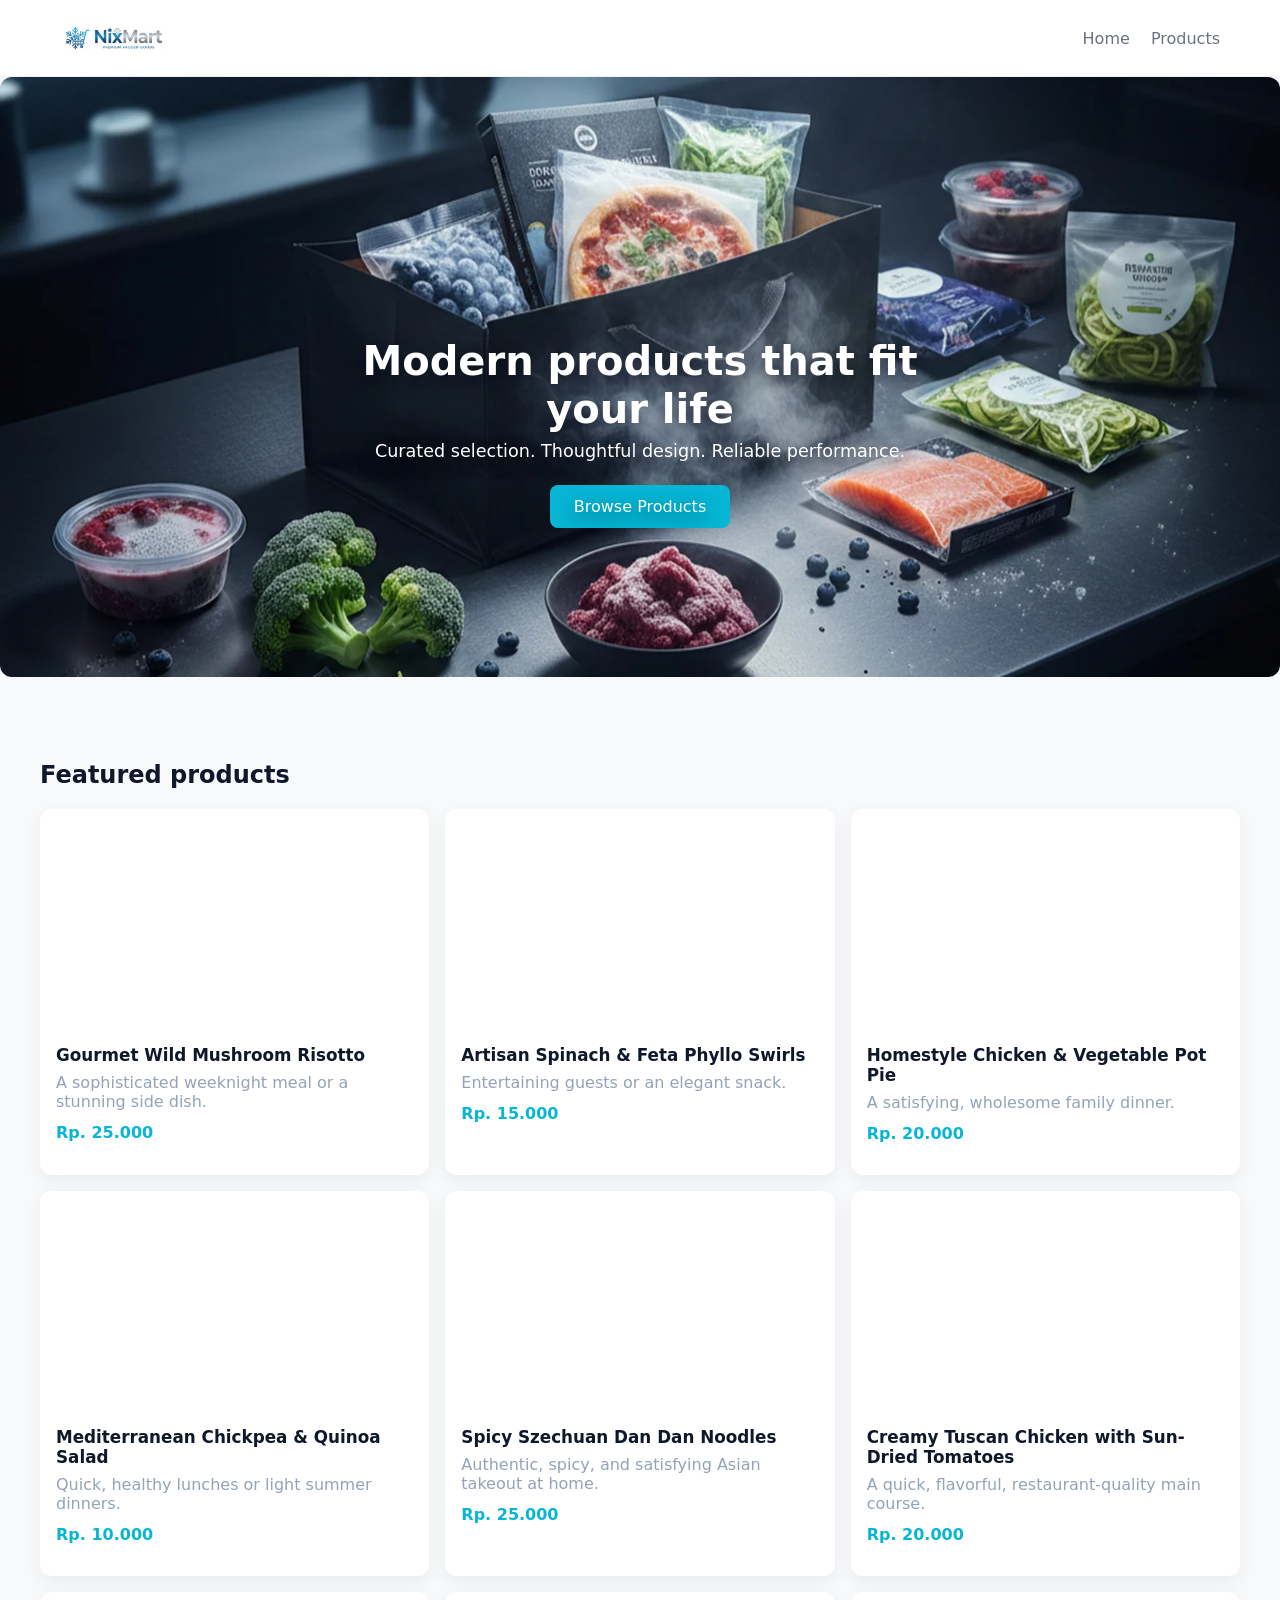
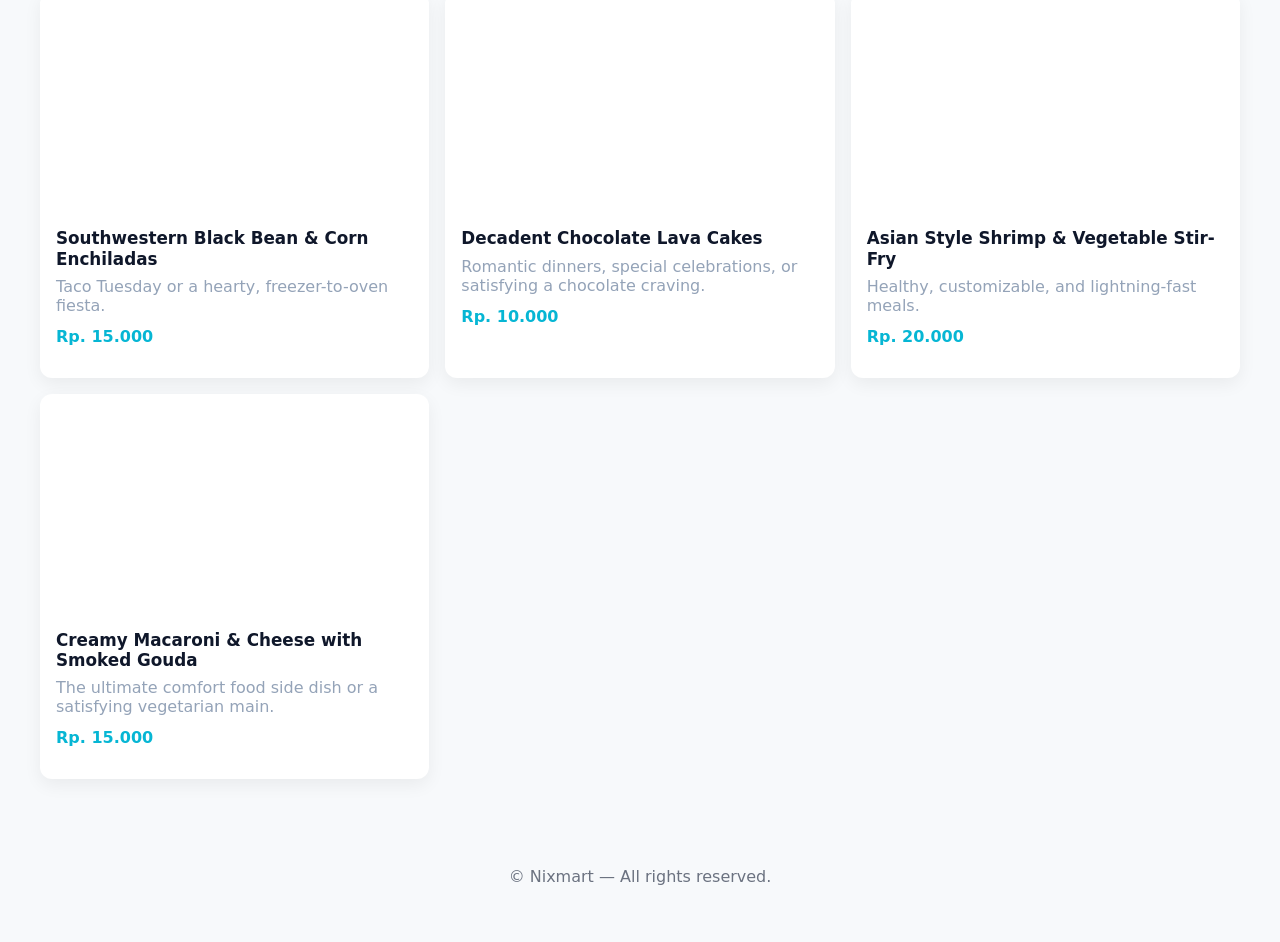
<file: index.html>
<!doctype html>
<html lang="en">
<head>
  <meta charset="utf-8" />
  <meta name="viewport" content="width=device-width,initial-scale=1" />
  <title>Nixmart — Modern Product Showcase</title>
  <link rel="icon" href="assets/img/logo/favicon.ico">
  <link rel="icon" type="image/png" sizes="32x32" href="assets/img/logo/logo-32x32.png">
  <link rel="icon" type="image/png" sizes="180x60" href="assets/img/logo/logo-180x60.png">
  <link rel="stylesheet" href="assets/css/styles.css">
</head>
<body class="fade-page">
  <div data-include="includes/header.html"></div>

  <main>
    <section class="hero">
      <picture>
        <source srcset="assets/img/hero/Hero_NixMart_large.webp" type="image/webp">
        <source srcset="assets/img/hero/Hero_NixMart_large.png" media="(min-width: 900px)">
        <img src="assets/img/hero/Hero_NixMart_medium.webp" alt="Nixmart modern products" loading="lazy">
      </picture>
      <div class="hero-content container">
        <h1>Modern products that fit your life</h1>
        <p>Curated selection. Thoughtful design. Reliable performance.</p>
        <a class="btn" href="products.html">Browse Products</a>
      </div>
    </section>

    <section class="featured container">
      <h2>Featured products</h2>
      <div id="product-grid" class="grid"></div>

      </div>
    </section>
  </main>

  <div data-include="includes/footer.html"></div>

  <script src="assets/js/includeComponents.js"></script>
  <script src="assets/js/main.js"></script>
  <script src="assets/js/productData.js"></script>
  <script src="assets/js/renderProducts.js"></script>
</body>
</html>
</file>
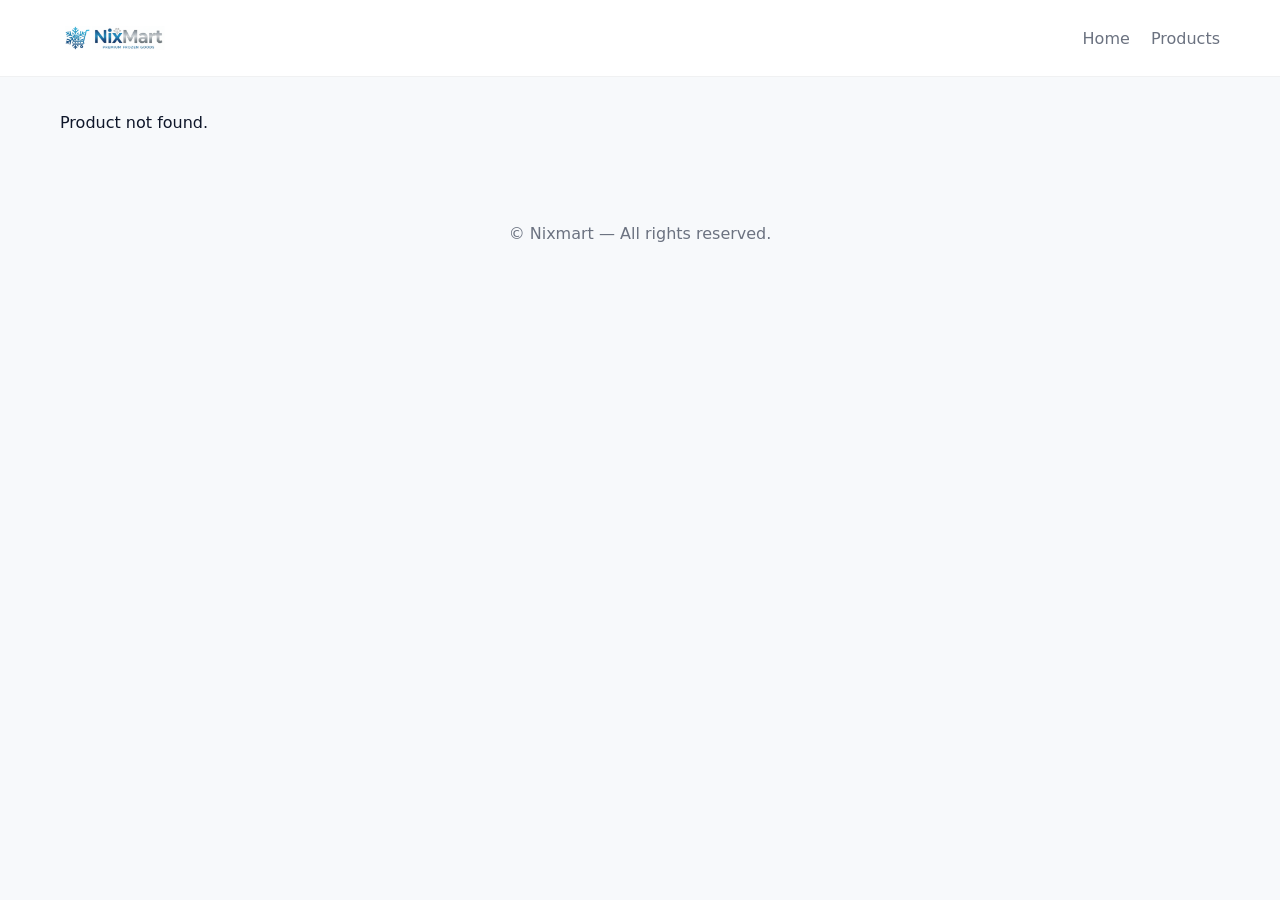
<file: product-detail.html>
<!DOCTYPE html>
<html lang="en">
  <head>
    <meta charset="utf-8" />
    <meta name="viewport" content="width=device-width,initial-scale=1" />
    <title>Product — Nixmart</title>
    <link rel="icon" href="assets/img/logo/favicon.ico" />
    <link rel="icon" type="image/png" sizes="32x32" href="assets/img/logo/logo-32x32.png" />
    <link rel="icon" type="image/png" sizes="180x60" href="assets/img/logo/logo-180x60.png" />
    <link rel="stylesheet" href="assets/css/styles.css" />
  </head>
  <body class="fade-page">
    <div data-include="includes/header.html"></div>

    <main class="container product-detail" id="product-detail-root">
      <!-- Dynamic content will be injected here -->
    </main>

    <div data-include="includes/footer.html"></div>

    <script src="assets/js/includeComponents.js"></script>
    <script src="assets/js/main.js"></script>
    <script src="assets/js/productData.js"></script>
    <script src="assets/js/renderProductDetail.js"></script>
    <script src="assets/js/lightbox.js"></script>
  </body>
</html>
</file>
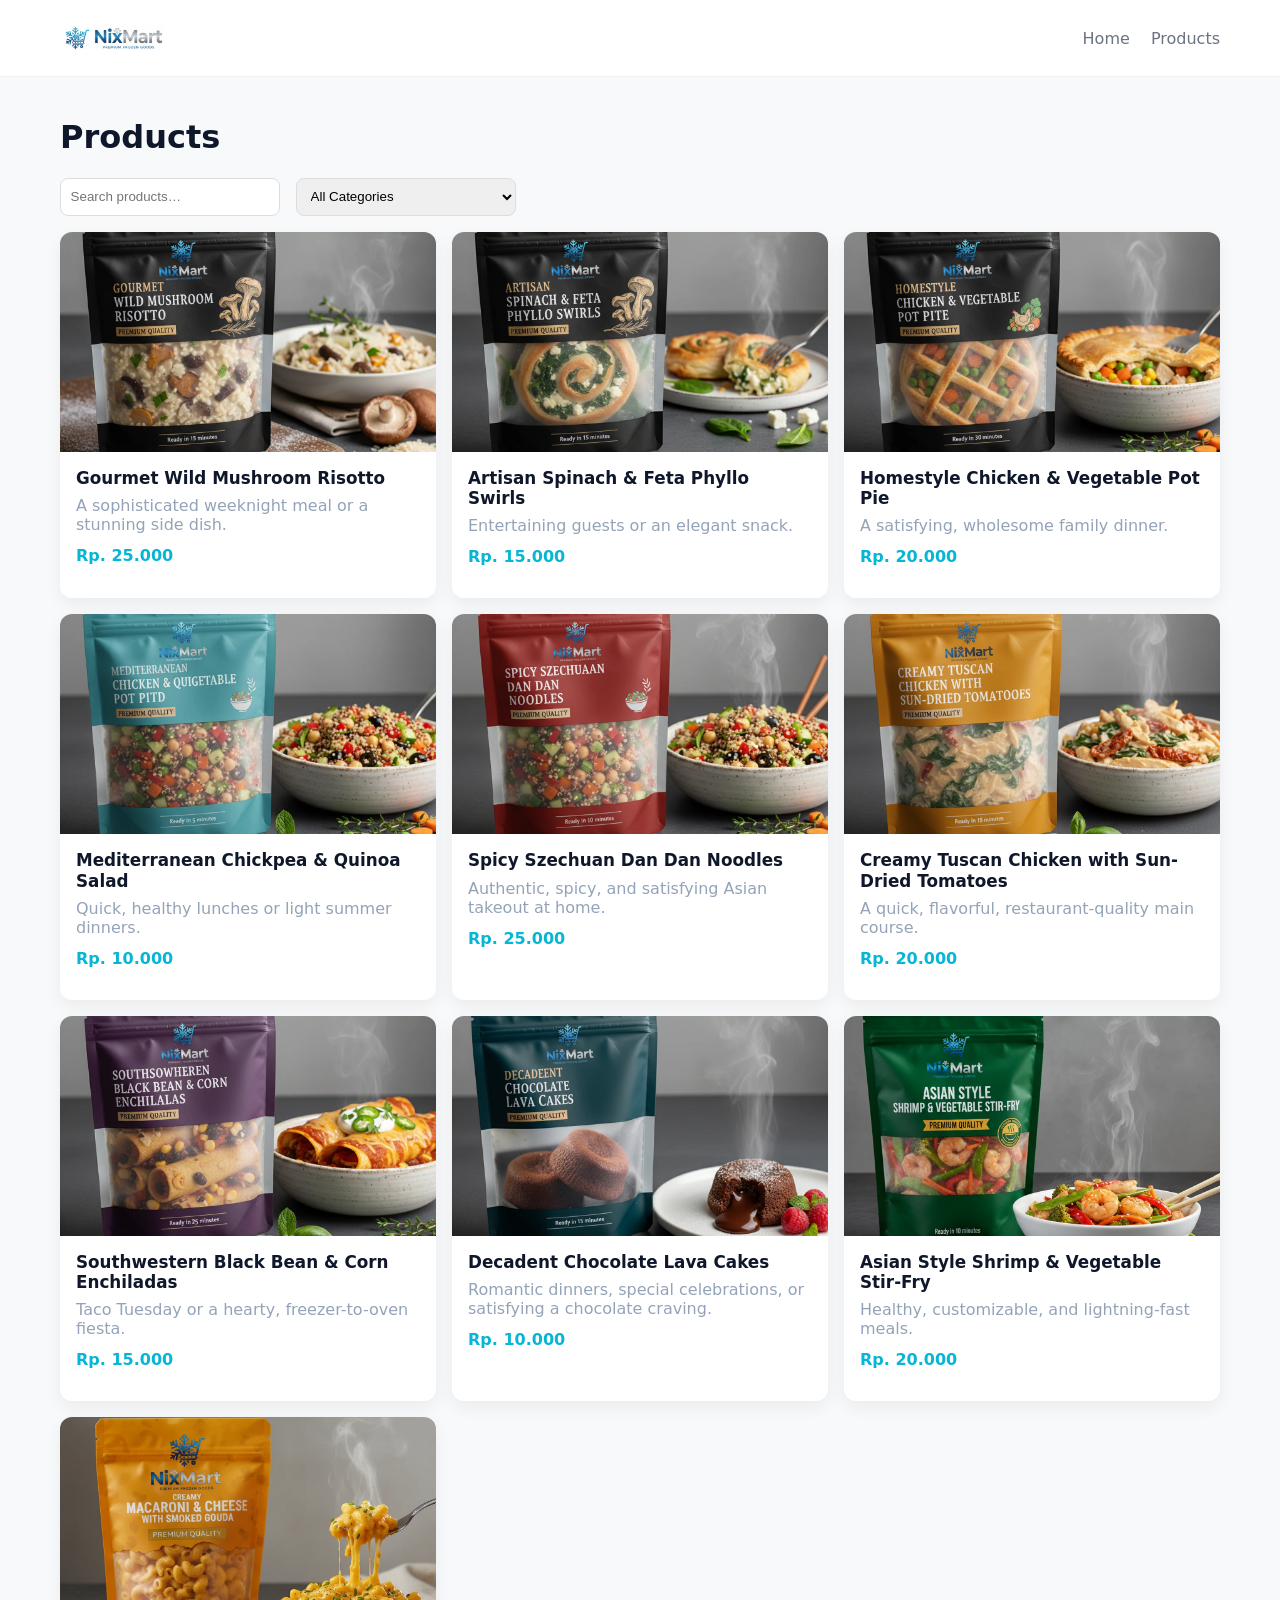
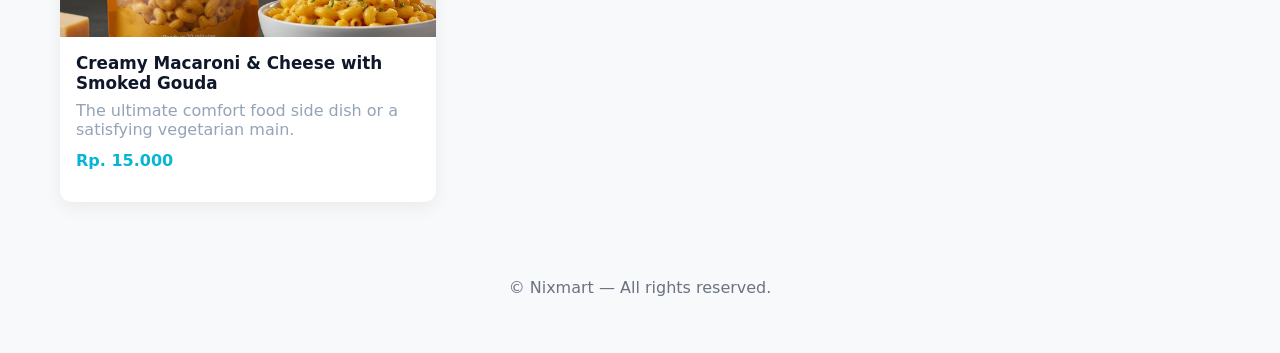
<file: products.html>
<!DOCTYPE html>
<html lang="en">
  <head>
    <meta charset="utf-8" />
    <meta name="viewport" content="width=device-width,initial-scale=1" />
    <title>Products — Nixmart</title>
    <link rel="icon" href="assets/img/logo/favicon.ico" />
    <link rel="icon" type="image/png" sizes="32x32" href="assets/img/logo/logo-32x32.png" />
    <link rel="icon" type="image/png" sizes="180x60" href="assets/img/logo/logo-180x60.png" />
    <link rel="stylesheet" href="assets/css/styles.css" />
  </head>
  <body class="fade-page">
    <div data-include="includes/header.html"></div>

    <main class="container">
      <h1>Products</h1>
      <!-- Product grid is rendered dynamically by assets/js/renderProducts.js -->
      <div class="product-controls">
        <input type="text" id="search" placeholder="Search products…" />
        <select id="category-filter">
          <option value="all">All Categories</option>
          <option value="Main Dish">Main Dish</option>
          <option value="Appetizer">Appetizer</option>
          <option value="Salad">Salad</option>
          <option value="Noodles">Noodles</option>
          <option value="Dessert">Dessert</option>
          <option value="Stir-Fry">Stir-Fry</option>
          <option value="Pasta">Pasta</option>
        </select>
      </div>

      <div id="product-grid" class="grid"></div>
    </main>

    <div data-include="includes/footer.html"></div>

    <script src="assets/js/includeComponents.js"></script>
    <script src="assets/js/main.js"></script>
    <script src="assets/js/productData.js"></script>
    <script src="assets/js/renderProducts.js"></script>
    <script src="assets/js/filterProducts.js"></script>
  </body>
</html>
</file>
<file: assets/css/styles.css>
/* Minimal modern styles (mobile-first) */
:root {
  --max-width: 1200px;
  --accent: #06b6d4; /* modern teal/cyan */
  --bg: #f7f9fb;
  --surface: #ffffff;
  --card: #ffffff;
  --text: #0f172a;
  --muted: #6b7280;
  --muted-2: #94a3b8;
  --glass: rgba(255,255,255,0.6);
}
* {
  box-sizing: border-box;
}
html,
body {
  height: 100%;
}
body {
  font-family: Inter, ui-sans-serif, system-ui, -apple-system, "Segoe UI",
    Roboto, "Helvetica Neue", Arial;
  margin: 0;
  background: var(--bg);
  color: var(--text);
}
.container {
  max-width: var(--max-width);
  margin: 0 auto;
  padding: 1.25rem;
}
.header-inner {
  display: flex;
  align-items: center;
  justify-content: space-between;
}
.logo {
  font-weight: 700;
  letter-spacing: 0.2px;
  text-decoration: none;
  color: inherit;
}
/* Logo image inside header */
.logo-img {
  height: 36px;
  display: inline-block;
  vertical-align: middle;
  margin-right: 0.5rem;
}
.logo-text {
  display: none;
}
.nav a {
  margin-left: 1rem;
  text-decoration: none;
  color: var(--muted);
}
.site-header {
  background: var(--surface);
  border-bottom: 1px solid rgba(15, 23, 42, 0.06);
}
.hero {
  position: relative;
  text-align: center;
  padding: 0;
  margin-bottom: 2rem;
}
.hero img {
  width: 100%;
  height: auto;
  display: block;
  border-radius: 12px;
}
.hero-content {
  position: absolute;
  left: 50%;
  transform: translateX(-50%);
  top: 20%;
  color: white;
  text-shadow: 0 6px 18px rgba(2, 6, 23, 0.6);
  width: 90%;
  max-width: 600px;
}
.hero h1 {
  font-size: 1.4rem;
  margin: 0;
  line-height: 1.2;
}
.btn {
  display: inline-block;
  margin-top: 1rem;
  background: var(--accent);
  color: white;
  padding: 0.6rem 1rem;
  border-radius: 8px;
  text-decoration: none;
  font-size: 0.9rem;
}
.featured {
  padding: 2rem 0;
  clear: both;
}
.hero-content p {
  font-size: 0.95rem;
  margin: 0.5rem 0;
}
.grid {
  display: grid;
  gap: 1rem;
  grid-template-columns: repeat(1, 1fr);
}
.card {
  background: var(--card);
  border-radius: 12px;
  overflow: hidden;
  box-shadow: 0 6px 18px rgba(2, 6, 23, 0.06);
  transition: transform 0.18s ease, box-shadow 0.18s ease;
}
.card:hover {
  transform: translateY(-6px);
  box-shadow: 0 18px 36px rgba(2,6,23,0.12);
}
.card img {
  width: 100%;
  height: 220px;
  object-fit: cover;
  display: block;
}

/* Make the image link occupy the full width and be block-level */
.card-image-link {
  display: block;
}

/* Product name link */
.product-link {
  color: inherit;
  text-decoration: none;
  font-weight: 700;
}
.product-link:hover {
  color: var(--accent);
  text-decoration: underline;
}
.card-body {
  padding: 1rem;
}
.card h3 {
  margin: 0 0 0.5rem 0;
  font-size: 1.05rem;
  line-height: 1.2;
}
.price {
  color: var(--accent);
  font-weight: 700;
  margin-top: 0.75rem;
}

/* Muted excerpt */
.excerpt {
  color: var(--muted-2);
  margin: 0.25rem 0 0 0;
}

/* Responsive adjustments for image height */
@media (min-width: 700px) {
  .card img { height: 260px; }
  .hero-content {
    top: 35%;
  }
  .hero h1 {
    font-size: 2rem;
  }
  .hero-content p {
    font-size: 1.1rem;
  }
  .btn {
    font-size: 1rem;
    padding: 0.75rem 1.5rem;
  }
}
@media (min-width: 1000px) {
  .card img { height: 220px; }
  .hero-content {
    top: 40%;
  }
  .hero h1 {
    font-size: 2.5rem;
  }
}

/* Mobile: compact, horizontal card layout for better scannability and tap targets */
@media (max-width: 699px) {
  .hero {
    margin-bottom: 1.5rem;
  }
  .hero-content {
    top: 15%;
  }
  .hero h1 {
    font-size: 1.2rem;
  }
  .hero-content p {
    font-size: 0.85rem;
  }
  .btn {
    font-size: 0.85rem;
    padding: 0.5rem 0.85rem;
  }
  .grid {
    grid-template-columns: 1fr;
    gap: 0.75rem;
  }

  .card {
    display: flex;
    flex-direction: row;
    gap: 0.75rem;
    align-items: flex-start;
    padding: 0.5rem;
    border-radius: 10px;
  }

  .card-image-link img {
    width: 40%;
    height: auto;
    border-radius: 8px;
    display: block;
  }

  .card-body {
    padding: 0.25rem 0 0.25rem 0;
    flex: 1 1 auto;
    min-width: 0; /* allow text truncation */
  }

  .card h3 {
    font-size: 1rem;
    margin: 0 0 0.4rem 0;
  }

  .product-link {
    display: inline-block;
    padding: 6px 4px; /* increase tap area */
  }

  .excerpt {
    font-size: 0. ninerem;
    margin: 0 0 0.4rem 0;
  }

  .price {
    margin-top: 0.4rem;
    font-size: 0.95rem;
  }
}

/* Very small screens: stack image above content for readability */
@media (max-width: 420px) {
  .card {
    flex-direction: column;
    padding: 0;
  }
  .card-image-link img {
    width: 100%;
    height: 200px;
    border-radius: 10px 10px 0 0;
  }
  .card-body {
    padding: 0.75rem;
  }
  .excerpt { font-size: 0.92rem; }
}

/* Dark mode support */
@media (prefers-color-scheme: dark) {
  :root {
    --bg: #0b1220;
    --surface: #07101a;
    --card: #07101a;
    --text: #e6eef6;
    --muted: #9fb0c8;
    --muted-2: #7f95ab;
    --glass: rgba(255,255,255,0.04);
    --accent: #7dd3fc;
  }
  body { background: var(--bg); color: var(--text); }
  .site-header { background: var(--surface); border-bottom-color: rgba(255,255,255,0.03); }
  .card { background: var(--card); box-shadow: 0 6px 30px rgba(2,6,23,0.6); }
  .nav a { color: var(--muted); }
}
.site-footer {
  padding: 1.25rem 0;
  text-align: center;
  color: var(--muted);
}
.product-detail {
  display: grid;
  gap: 1.5rem;
  grid-template-columns: 1fr;
}
.gallery img {
  width: 100%;
  border-radius: 12px;
}
.details {
  padding: 0;
}
.price-large {
  font-size: 1.5rem;
  color: var(--accent);
}

/* Larger screens */
@media (min-width: 700px) {
  .grid {
    grid-template-columns: repeat(2, 1fr);
  }
  .product-detail {
    grid-template-columns: 1fr 380px;
  }
}
@media (min-width: 1000px) {
  .grid {
    grid-template-columns: repeat(3, 1fr);
  }
  .hero-content {
    top: 40%;
  }
}

/* Search + Filter */
.product-controls {
  display: flex;
  gap: 1rem;
  margin: 1rem 0;
}
.product-controls input,
.product-controls select {
  padding: 0.6rem;
  border-radius: 8px;
  border: 1px solid #ddd;
  width: 100%;
  max-width: 220px;
}

/* Fade animation */
.fade-in {
  animation: fade 0.4s ease-out;
}
@keyframes fade {
  from {
    opacity: 0;
    transform: translateY(4px);
  }
  to {
    opacity: 1;
    transform: translateY(0);
  }
}

/* Lightbox */
.lightbox-overlay {
  position: fixed;
  inset: 0;
  background: rgba(0, 0, 0, 0.85);
  display: flex;
  align-items: center;
  justify-content: center;
  z-index: 9999;
}
.lightbox img {
  max-width: 90%;
  max-height: 90%;
  border-radius: 12px;
}
.fade-page {
  opacity: 0;
  transition: opacity 0.3s ease;
}
.fade-page.loaded {
  opacity: 1;
}
</file>
